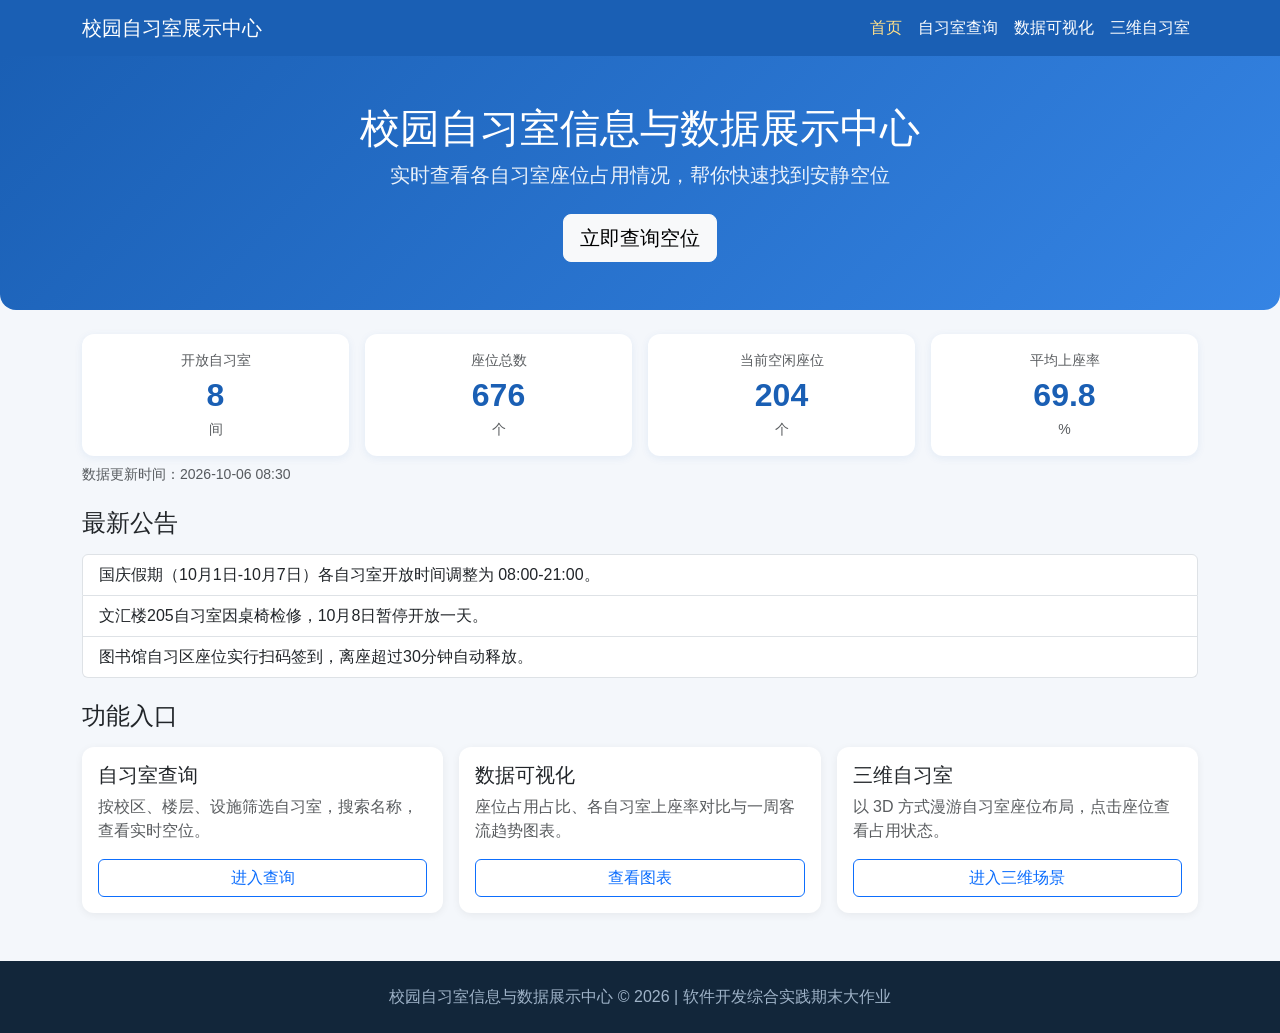
<file: index.html>
<!DOCTYPE html>
<html lang="zh-CN">
<head>
  <meta charset="UTF-8">
  <meta name="viewport" content="width=device-width, initial-scale=1">
  <title>校园自习室信息与数据展示中心 - 首页</title>
  <link rel="stylesheet" href="libs/bootstrap.min.css">
  <link rel="stylesheet" href="css/style.css">
</head>
<body>
  <!-- 导航栏：Bootstrap 折叠菜单，手机端自动变为汉堡按钮 -->
  <nav class="navbar navbar-expand-lg navbar-campus">
    <div class="container">
      <a class="navbar-brand" href="index.html">校园自习室展示中心</a>
      <button class="navbar-toggler bg-light" type="button" data-bs-toggle="collapse" data-bs-target="#mainNav">
        <span class="navbar-toggler-icon"></span>
      </button>
      <div class="collapse navbar-collapse" id="mainNav">
        <ul class="navbar-nav ms-auto">
          <li class="nav-item"><a class="nav-link" href="index.html">首页</a></li>
          <li class="nav-item"><a class="nav-link" href="rooms.html">自习室查询</a></li>
          <li class="nav-item"><a class="nav-link" href="charts.html">数据可视化</a></li>
          <li class="nav-item"><a class="nav-link" href="scene3d.html">三维自习室</a></li>
        </ul>
      </div>
    </div>
  </nav>

  <!-- 顶部横幅 -->
  <header class="hero text-center">
    <div class="container">
      <h1>校园自习室信息与数据展示中心</h1>
      <p class="lead">实时查看各自习室座位占用情况，帮你快速找到安静空位</p>
      <a href="rooms.html" class="btn btn-light btn-lg mt-2">立即查询空位</a>
    </div>
  </header>

  <main class="container my-4">
    <!-- 数据加载错误提示区域 -->
    <div id="index-error"></div>

    <!-- 概览统计卡片：数据来自 rooms.json -->
    <section aria-label="概览统计">
      <div class="row g-3" id="stat-row">
        <div class="col-6 col-md-3">
          <div class="card stat-card text-center p-3">
            <div class="text-muted small">开放自习室</div>
            <div class="stat-num" id="stat-rooms">-</div>
            <div class="text-muted small">间</div>
          </div>
        </div>
        <div class="col-6 col-md-3">
          <div class="card stat-card text-center p-3">
            <div class="text-muted small">座位总数</div>
            <div class="stat-num" id="stat-seats">-</div>
            <div class="text-muted small">个</div>
          </div>
        </div>
        <div class="col-6 col-md-3">
          <div class="card stat-card text-center p-3">
            <div class="text-muted small">当前空闲座位</div>
            <div class="stat-num" id="stat-free">-</div>
            <div class="text-muted small">个</div>
          </div>
        </div>
        <div class="col-6 col-md-3">
          <div class="card stat-card text-center p-3">
            <div class="text-muted small">平均上座率</div>
            <div class="stat-num" id="stat-rate">-</div>
            <div class="text-muted small">%</div>
          </div>
        </div>
      </div>
      <p class="text-muted small mt-2">数据更新时间：<span id="data-updated">加载中…</span></p>
    </section>

    <!-- 公告栏 -->
    <section aria-label="公告栏" class="mt-4">
      <h2 class="h4 mb-3">最新公告</h2>
      <ul class="list-group" id="notice-list">
        <li class="list-group-item text-muted">公告加载中…</li>
      </ul>
    </section>

    <!-- 功能入口 -->
    <section aria-label="功能入口" class="mt-4">
      <h2 class="h4 mb-3">功能入口</h2>
      <div class="row g-3">
        <div class="col-md-4">
          <div class="card room-card p-3">
            <h3 class="h5">自习室查询</h3>
            <p class="text-muted">按校区、楼层、设施筛选自习室，搜索名称，查看实时空位。</p>
            <a href="rooms.html" class="btn btn-outline-primary mt-auto">进入查询</a>
          </div>
        </div>
        <div class="col-md-4">
          <div class="card room-card p-3">
            <h3 class="h5">数据可视化</h3>
            <p class="text-muted">座位占用占比、各自习室上座率对比与一周客流趋势图表。</p>
            <a href="charts.html" class="btn btn-outline-primary mt-auto">查看图表</a>
          </div>
        </div>
        <div class="col-md-4">
          <div class="card room-card p-3">
            <h3 class="h5">三维自习室</h3>
            <p class="text-muted">以 3D 方式漫游自习室座位布局，点击座位查看占用状态。</p>
            <a href="scene3d.html" class="btn btn-outline-primary mt-auto">进入三维场景</a>
          </div>
        </div>
      </div>
    </section>
  </main>

  <footer class="footer text-center">
    <div class="container">
      <p class="mb-0">校园自习室信息与数据展示中心 &copy; <span id="footer-year"></span> | 软件开发综合实践期末大作业</p>
    </div>
  </footer>

  <script src="libs/bootstrap.bundle.min.js"></script>
  <script src="js/common.js"></script>
  <script src="js/index.js"></script>
</body>
</html>
</file>
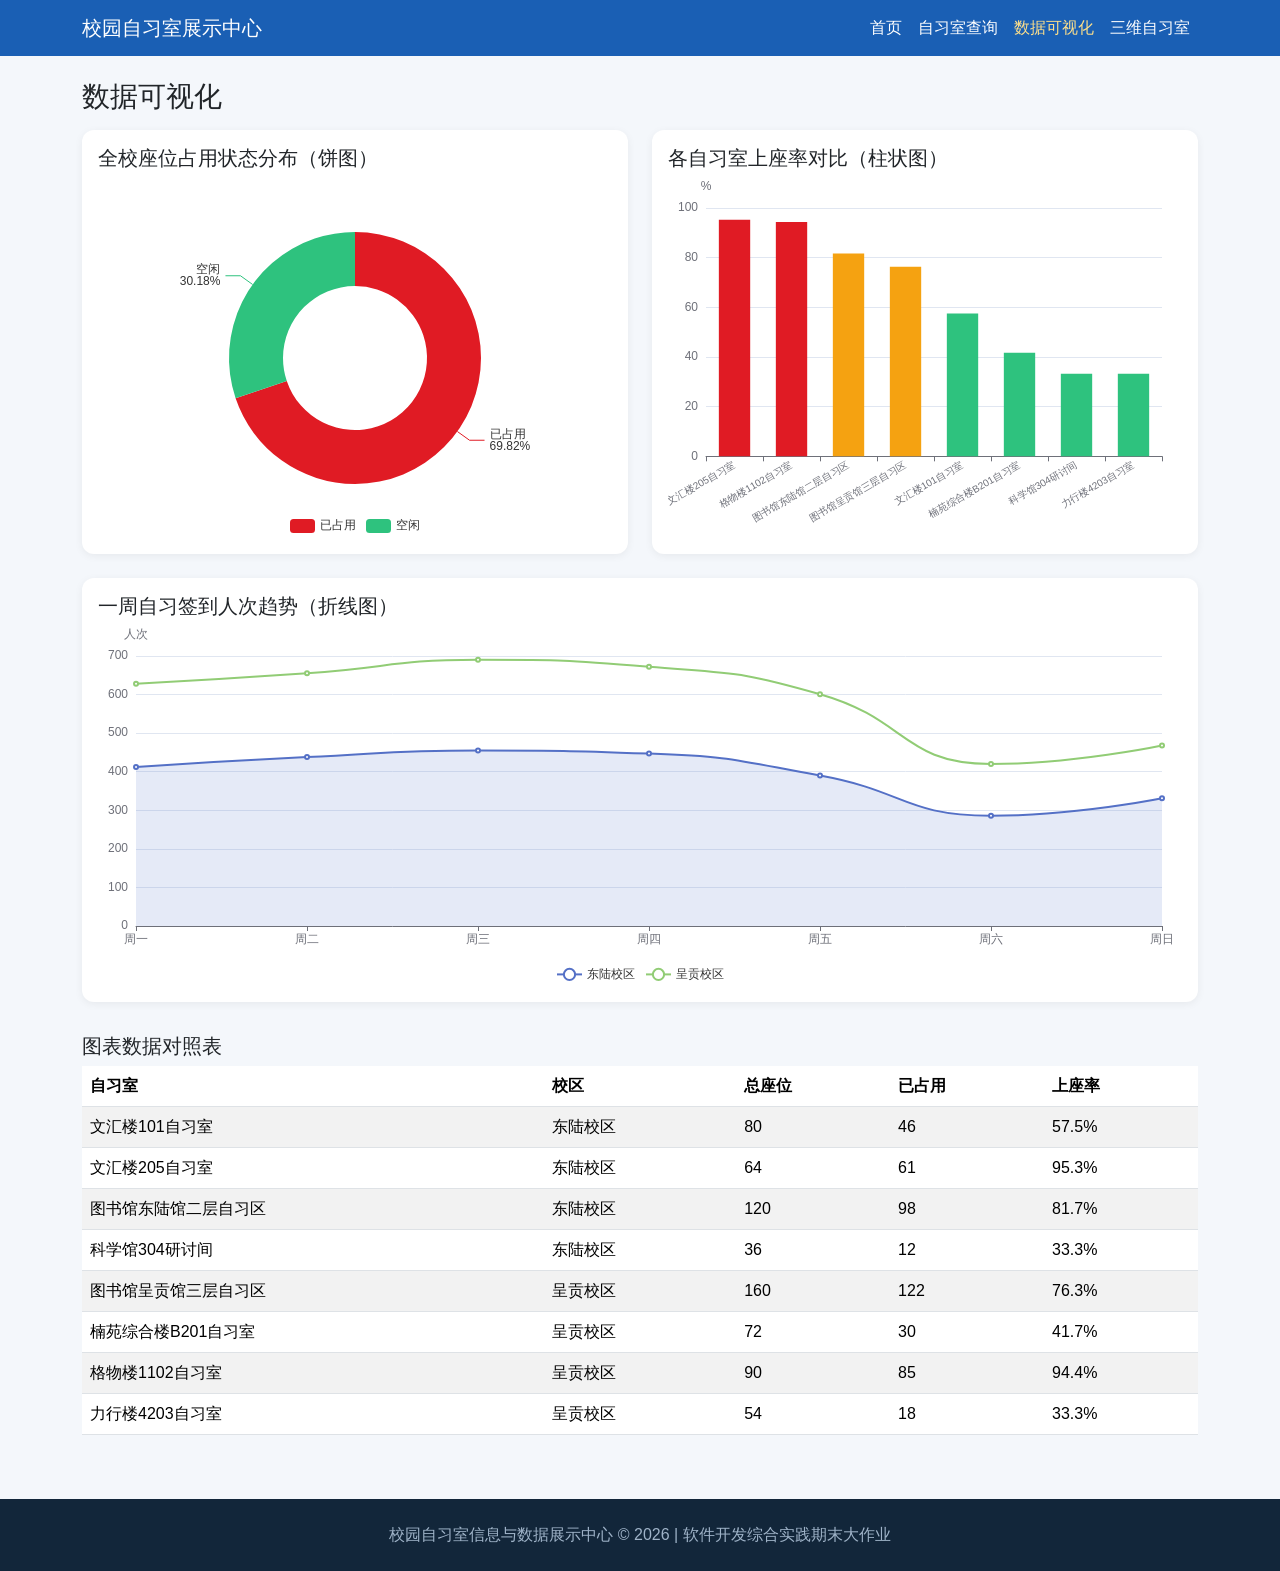
<file: charts.html>
<!DOCTYPE html>
<html lang="zh-CN">
<head>
  <meta charset="UTF-8">
  <meta name="viewport" content="width=device-width, initial-scale=1">
  <title>数据可视化 - 校园自习室信息与数据展示中心</title>
  <link rel="stylesheet" href="libs/bootstrap.min.css">
  <link rel="stylesheet" href="css/style.css">
</head>
<body>
  <nav class="navbar navbar-expand-lg navbar-campus">
    <div class="container">
      <a class="navbar-brand" href="index.html">校园自习室展示中心</a>
      <button class="navbar-toggler bg-light" type="button" data-bs-toggle="collapse" data-bs-target="#mainNav">
        <span class="navbar-toggler-icon"></span>
      </button>
      <div class="collapse navbar-collapse" id="mainNav">
        <ul class="navbar-nav ms-auto">
          <li class="nav-item"><a class="nav-link" href="index.html">首页</a></li>
          <li class="nav-item"><a class="nav-link" href="rooms.html">自习室查询</a></li>
          <li class="nav-item"><a class="nav-link" href="charts.html">数据可视化</a></li>
          <li class="nav-item"><a class="nav-link" href="scene3d.html">三维自习室</a></li>
        </ul>
      </div>
    </div>
  </nav>

  <main class="container my-4">
    <h1 class="h3 mb-3">数据可视化</h1>

    <!-- 数据加载错误提示区域 -->
    <div id="charts-error"></div>

    <div class="row">
      <!-- 图表一：饼图 —— 全校座位占用状态分布 -->
      <div class="col-12 col-lg-6">
        <div class="chart-box">
          <h2 class="h5">全校座位占用状态分布（饼图）</h2>
          <div id="pie-chart" class="chart-container"></div>
        </div>
      </div>
      <!-- 图表二：柱状图 —— 各自习室上座率对比 -->
      <div class="col-12 col-lg-6">
        <div class="chart-box">
          <h2 class="h5">各自习室上座率对比（柱状图）</h2>
          <div id="bar-chart" class="chart-container"></div>
        </div>
      </div>
      <!-- 图表三：折线图 —— 一周签到人次趋势 -->
      <div class="col-12">
        <div class="chart-box">
          <h2 class="h5">一周自习签到人次趋势（折线图）</h2>
          <div id="line-chart" class="chart-container"></div>
        </div>
      </div>
    </div>

    <!-- 图表原始数据对照表：便于核验图表与数据是否一致 -->
    <section aria-label="图表数据对照" class="mt-2">
      <h2 class="h5">图表数据对照表</h2>
      <div class="table-responsive">
        <table class="table table-striped table-hover bg-white" id="data-table">
          <thead>
            <tr>
              <th>自习室</th><th>校区</th><th>总座位</th><th>已占用</th><th>上座率</th>
            </tr>
          </thead>
          <tbody></tbody>
        </table>
      </div>
    </section>
  </main>

  <footer class="footer text-center">
    <div class="container">
      <p class="mb-0">校园自习室信息与数据展示中心 &copy; <span id="footer-year"></span> | 软件开发综合实践期末大作业</p>
    </div>
  </footer>

  <script src="libs/bootstrap.bundle.min.js"></script>
  <script src="libs/echarts.min.js"></script>
  <script src="js/common.js"></script>
  <script src="js/charts.js"></script>
</body>
</html>
</file>
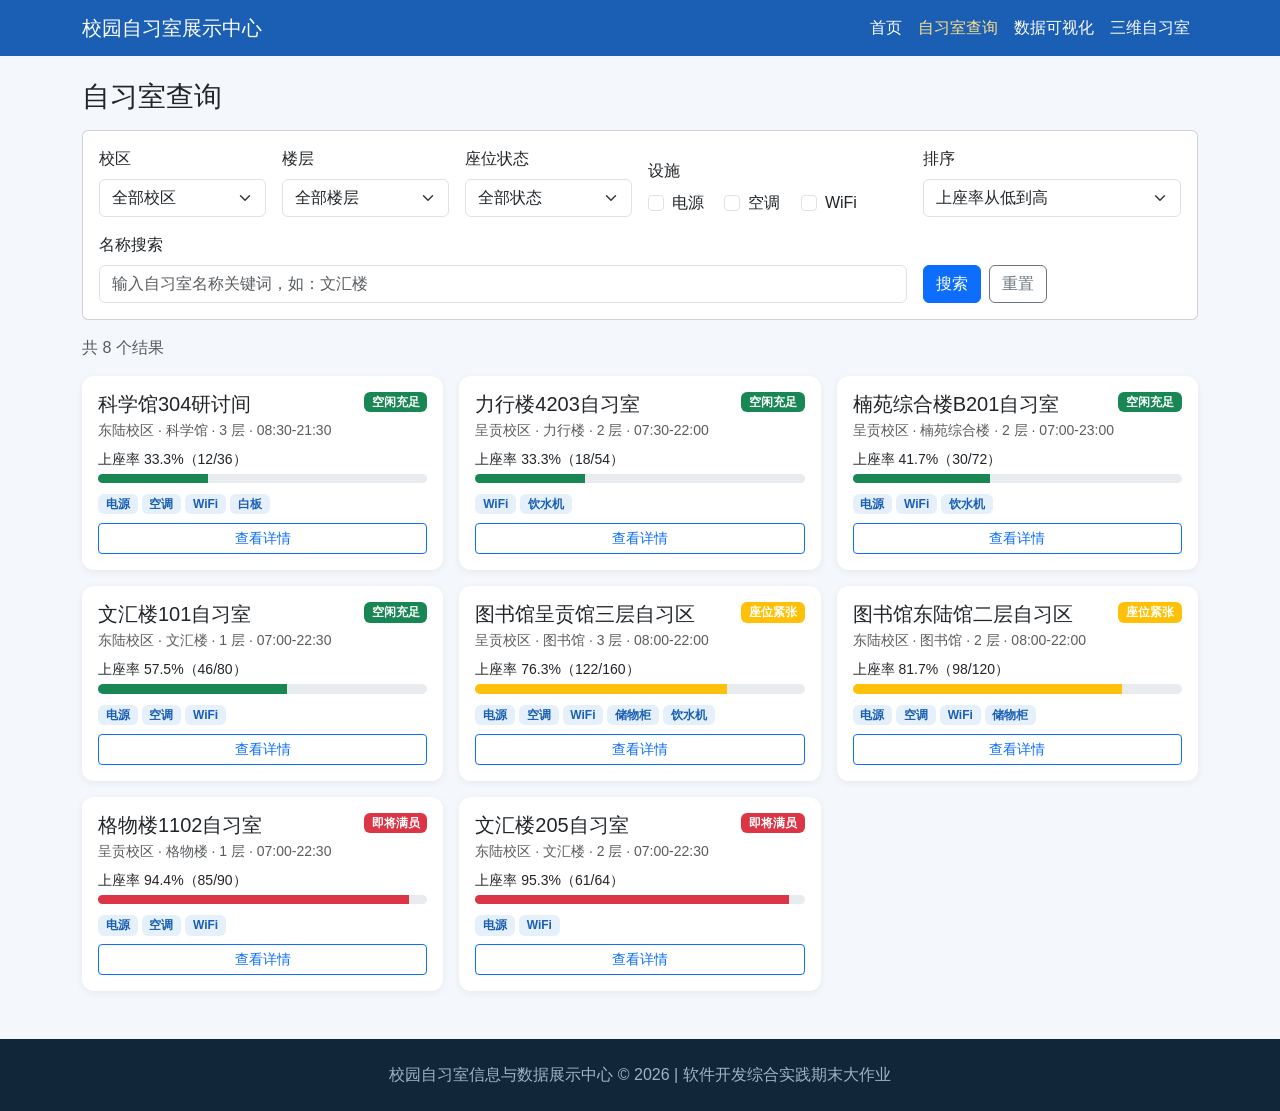
<file: rooms.html>
<!DOCTYPE html>
<html lang="zh-CN">
<head>
  <meta charset="UTF-8">
  <meta name="viewport" content="width=device-width, initial-scale=1">
  <title>自习室查询 - 校园自习室信息与数据展示中心</title>
  <link rel="stylesheet" href="libs/bootstrap.min.css">
  <link rel="stylesheet" href="css/style.css">
</head>
<body>
  <nav class="navbar navbar-expand-lg navbar-campus">
    <div class="container">
      <a class="navbar-brand" href="index.html">校园自习室展示中心</a>
      <button class="navbar-toggler bg-light" type="button" data-bs-toggle="collapse" data-bs-target="#mainNav">
        <span class="navbar-toggler-icon"></span>
      </button>
      <div class="collapse navbar-collapse" id="mainNav">
        <ul class="navbar-nav ms-auto">
          <li class="nav-item"><a class="nav-link" href="index.html">首页</a></li>
          <li class="nav-item"><a class="nav-link" href="rooms.html">自习室查询</a></li>
          <li class="nav-item"><a class="nav-link" href="charts.html">数据可视化</a></li>
          <li class="nav-item"><a class="nav-link" href="scene3d.html">三维自习室</a></li>
        </ul>
      </div>
    </div>
  </nav>

  <main class="container my-4">
    <h1 class="h3 mb-3">自习室查询</h1>

    <!-- 数据加载错误提示区域 -->
    <div id="rooms-error"></div>

    <!-- 筛选与搜索表单 -->
    <form id="filter-form" class="card p-3 mb-3" novalidate>
      <div class="row g-3 align-items-end">
        <div class="col-6 col-md-2">
          <label for="campus-select" class="form-label">校区</label>
          <select id="campus-select" class="form-select">
            <option value="">全部校区</option>
          </select>
        </div>
        <div class="col-6 col-md-2">
          <label for="floor-select" class="form-label">楼层</label>
          <select id="floor-select" class="form-select">
            <option value="">全部楼层</option>
          </select>
        </div>
        <div class="col-6 col-md-2">
          <label for="status-select" class="form-label">座位状态</label>
          <select id="status-select" class="form-select">
            <option value="">全部状态</option>
            <option value="空闲充足">空闲充足</option>
            <option value="座位紧张">座位紧张</option>
            <option value="即将满员">即将满员</option>
          </select>
        </div>
        <div class="col-6 col-md-3">
          <label class="form-label d-block">设施</label>
          <div class="form-check form-check-inline">
            <input class="form-check-input facility-check" type="checkbox" value="电源" id="fac-power">
            <label class="form-check-label" for="fac-power">电源</label>
          </div>
          <div class="form-check form-check-inline">
            <input class="form-check-input facility-check" type="checkbox" value="空调" id="fac-ac">
            <label class="form-check-label" for="fac-ac">空调</label>
          </div>
          <div class="form-check form-check-inline">
            <input class="form-check-input facility-check" type="checkbox" value="WiFi" id="fac-wifi">
            <label class="form-check-label" for="fac-wifi">WiFi</label>
          </div>
        </div>
        <div class="col-6 col-md-3">
          <label for="sort-select" class="form-label">排序</label>
          <select id="sort-select" class="form-select">
            <option value="rate-asc">上座率从低到高</option>
            <option value="rate-desc">上座率从高到低</option>
            <option value="seats-desc">座位数从多到少</option>
          </select>
        </div>
        <div class="col-12 col-md-9">
          <label for="keyword-input" class="form-label">名称搜索</label>
          <input type="text" id="keyword-input" class="form-control"
                 placeholder="输入自习室名称关键词，如：文汇楼" maxlength="20">
          <div class="invalid-feedback" id="keyword-feedback">
            关键词只能包含中文、字母和数字，且不超过 20 个字符。
          </div>
        </div>
        <div class="col-12 col-md-3 d-grid d-md-flex">
          <button type="submit" class="btn btn-primary me-md-2">搜索</button>
          <button type="button" class="btn btn-outline-secondary" id="reset-btn">重置</button>
        </div>
      </div>
    </form>

    <p class="text-muted" id="result-count">共 0 个结果</p>

    <!-- 结果卡片列表 -->
    <div class="row g-3" id="room-list"></div>

    <!-- 详情模态框 -->
    <div class="modal fade" id="room-modal" tabindex="-1">
      <div class="modal-dialog modal-dialog-centered">
        <div class="modal-content">
          <div class="modal-header">
            <h5 class="modal-title" id="modal-title">自习室详情</h5>
            <button type="button" class="btn-close" data-bs-dismiss="modal"></button>
          </div>
          <div class="modal-body" id="modal-body"></div>
          <div class="modal-footer">
            <button type="button" class="btn btn-secondary" data-bs-dismiss="modal">关闭</button>
          </div>
        </div>
      </div>
    </div>
  </main>

  <footer class="footer text-center">
    <div class="container">
      <p class="mb-0">校园自习室信息与数据展示中心 &copy; <span id="footer-year"></span> | 软件开发综合实践期末大作业</p>
    </div>
  </footer>

  <script src="libs/bootstrap.bundle.min.js"></script>
  <script src="js/common.js"></script>
  <script src="js/rooms.js"></script>
</body>
</html>
</file>
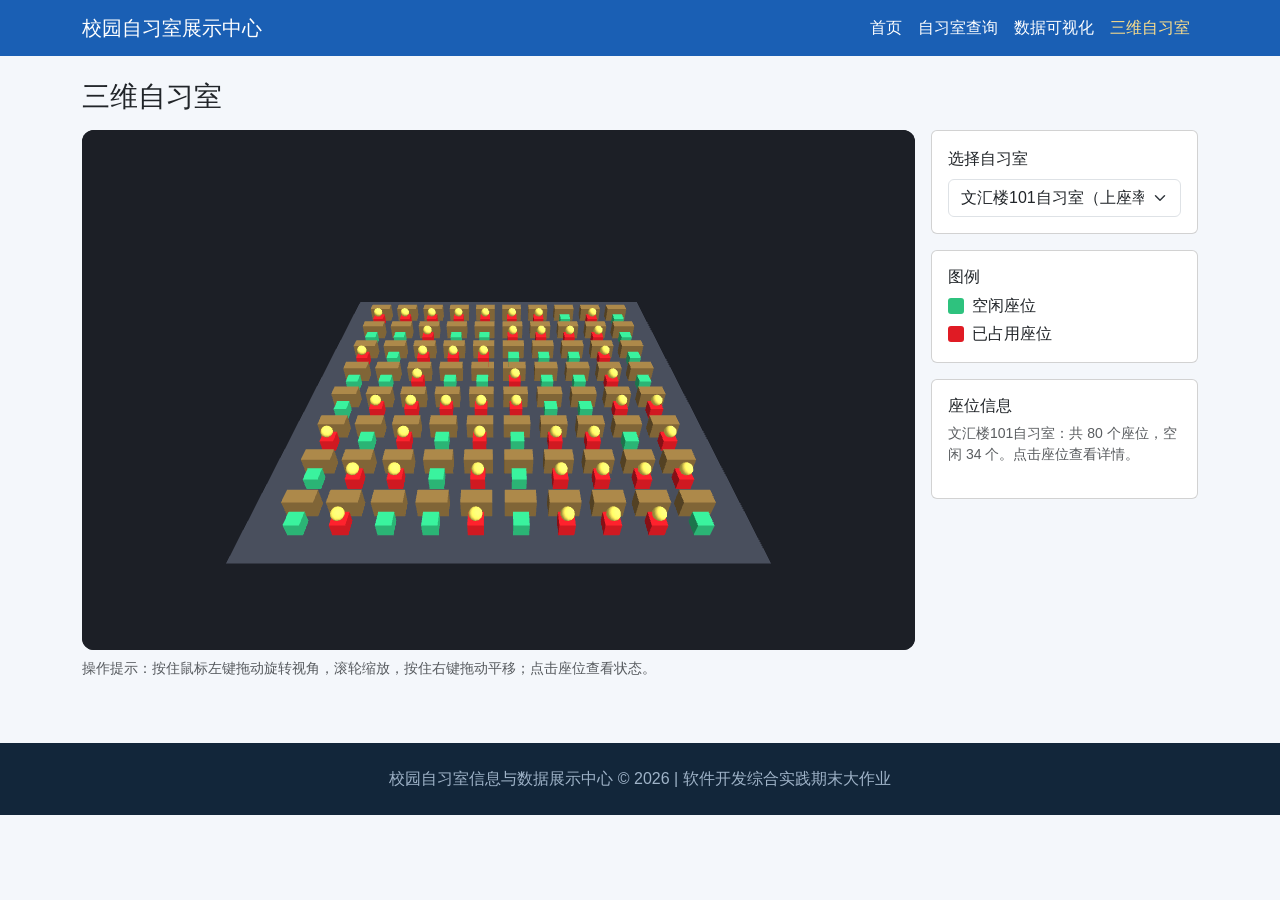
<file: scene3d.html>
<!DOCTYPE html>
<html lang="zh-CN">
<head>
  <meta charset="UTF-8">
  <meta name="viewport" content="width=device-width, initial-scale=1">
  <title>三维自习室 - 校园自习室信息与数据展示中心</title>
  <link rel="stylesheet" href="libs/bootstrap.min.css">
  <link rel="stylesheet" href="css/style.css">
</head>
<body>
  <nav class="navbar navbar-expand-lg navbar-campus">
    <div class="container">
      <a class="navbar-brand" href="index.html">校园自习室展示中心</a>
      <button class="navbar-toggler bg-light" type="button" data-bs-toggle="collapse" data-bs-target="#mainNav">
        <span class="navbar-toggler-icon"></span>
      </button>
      <div class="collapse navbar-collapse" id="mainNav">
        <ul class="navbar-nav ms-auto">
          <li class="nav-item"><a class="nav-link" href="index.html">首页</a></li>
          <li class="nav-item"><a class="nav-link" href="rooms.html">自习室查询</a></li>
          <li class="nav-item"><a class="nav-link" href="charts.html">数据可视化</a></li>
          <li class="nav-item"><a class="nav-link" href="scene3d.html">三维自习室</a></li>
        </ul>
      </div>
    </div>
  </nav>

  <main class="container my-4">
    <h1 class="h3 mb-3">三维自习室</h1>

    <!-- 数据加载错误提示区域 -->
    <div id="scene-error"></div>

    <div class="row g-3">
      <div class="col-12 col-lg-9">
        <!-- 三维画布容器 -->
        <div id="scene-container"></div>
        <p class="text-muted small mt-2">
          操作提示：按住鼠标左键拖动旋转视角，滚轮缩放，按住右键拖动平移；点击座位查看状态。
        </p>
      </div>
      <div class="col-12 col-lg-3">
        <div class="card p-3 mb-3">
          <label for="room-select" class="form-label">选择自习室</label>
          <select id="room-select" class="form-select"></select>
        </div>
        <!-- 图例 -->
        <div class="card p-3 mb-3">
          <h2 class="h6">图例</h2>
          <div class="d-flex align-items-center mb-1">
            <span class="d-inline-block me-2" style="width:16px;height:16px;background:#2ec27e;border-radius:3px;"></span>空闲座位
          </div>
          <div class="d-flex align-items-center">
            <span class="d-inline-block me-2" style="width:16px;height:16px;background:#e01b24;border-radius:3px;"></span>已占用座位
          </div>
        </div>
        <!-- 点击座位后的信息面板 -->
        <div class="card p-3" id="seat-info">
          <h2 class="h6">座位信息</h2>
          <p class="text-muted small mb-0" id="seat-info-text">点击场景中的座位查看详情。</p>
        </div>
      </div>
    </div>
  </main>

  <footer class="footer text-center">
    <div class="container">
      <p class="mb-0">校园自习室信息与数据展示中心 &copy; <span id="footer-year"></span> | 软件开发综合实践期末大作业</p>
    </div>
  </footer>

  <script src="libs/bootstrap.bundle.min.js"></script>
  <script src="libs/three.min.js"></script>
  <script src="libs/OrbitControls.js"></script>
  <script src="js/common.js"></script>
  <script src="js/scene3d.js"></script>
</body>
</html>
</file>
<file: css/style.css>
/* ===== 全局主题 ===== */
:root {
  --campus-blue: #1a5fb4;
  --campus-green: #2ec27e;
  --campus-red: #e01b24;
  --campus-bg: #f4f7fb;
}

body {
  background-color: var(--campus-bg);
  font-family: "Microsoft YaHei", "PingFang SC", sans-serif;
}

/* ===== 导航栏 ===== */
.navbar-campus {
  background-color: var(--campus-blue);
}
.navbar-campus .navbar-brand,
.navbar-campus .nav-link {
  color: #fff;
}
.navbar-campus .nav-link.active,
.navbar-campus .nav-link:hover {
  color: #ffe08a;
}

/* ===== 首页横幅 ===== */
.hero {
  background: linear-gradient(135deg, #1a5fb4 0%, #3584e4 100%);
  color: #fff;
  border-radius: 0 0 1rem 1rem;
  padding: 3rem 1rem;
}
.hero .lead {
  opacity: 0.9;
}

/* ===== 统计卡片 ===== */
.stat-card {
  border: none;
  border-radius: 0.75rem;
  box-shadow: 0 2px 8px rgba(26, 95, 180, 0.08);
  transition: transform 0.2s;
}
.stat-card:hover {
  transform: translateY(-4px);
}
.stat-card .stat-num {
  font-size: 2rem;
  font-weight: 700;
  color: var(--campus-blue);
}

/* ===== 自习室卡片 ===== */
.room-card {
  border: none;
  border-radius: 0.75rem;
  box-shadow: 0 2px 8px rgba(0, 0, 0, 0.06);
  height: 100%;
}
.room-card .badge-facility {
  background-color: #e5f0fb;
  color: var(--campus-blue);
  margin-right: 0.25rem;
}
.progress {
  height: 0.6rem;
}

/* 上座率状态颜色 */
.status-free { color: var(--campus-green); }
.status-busy { color: #f5a211; }
.status-full { color: var(--campus-red); }

/* ===== 图表容器 ===== */
.chart-box {
  background: #fff;
  border-radius: 0.75rem;
  box-shadow: 0 2px 8px rgba(0, 0, 0, 0.06);
  padding: 1rem;
  margin-bottom: 1.5rem;
}
.chart-container {
  width: 100%;
  height: 360px;
}

/* ===== 三维场景 ===== */
#scene-container {
  width: 100%;
  height: 520px;
  border-radius: 0.75rem;
  overflow: hidden;
  background: #1c1f26;
  position: relative;
}
#seat-info {
  min-height: 120px;
}

/* ===== 空状态与错误提示 ===== */
.empty-state {
  text-align: center;
  padding: 3rem 1rem;
  color: #6c757d;
}
.empty-state .empty-icon {
  font-size: 3rem;
}

/* ===== 页脚 ===== */
.footer {
  background: #12263a;
  color: #9fb3c8;
  padding: 1.5rem 0;
  margin-top: 3rem;
}

/* ===== 手机端适配 ===== */
@media (max-width: 576px) {
  .hero {
    padding: 2rem 0.5rem;
  }
  .hero h1 {
    font-size: 1.6rem;
  }
  .stat-card .stat-num {
    font-size: 1.5rem;
  }
  .chart-container {
    height: 280px;
  }
  #scene-container {
    height: 360px;
  }
}
</file>
